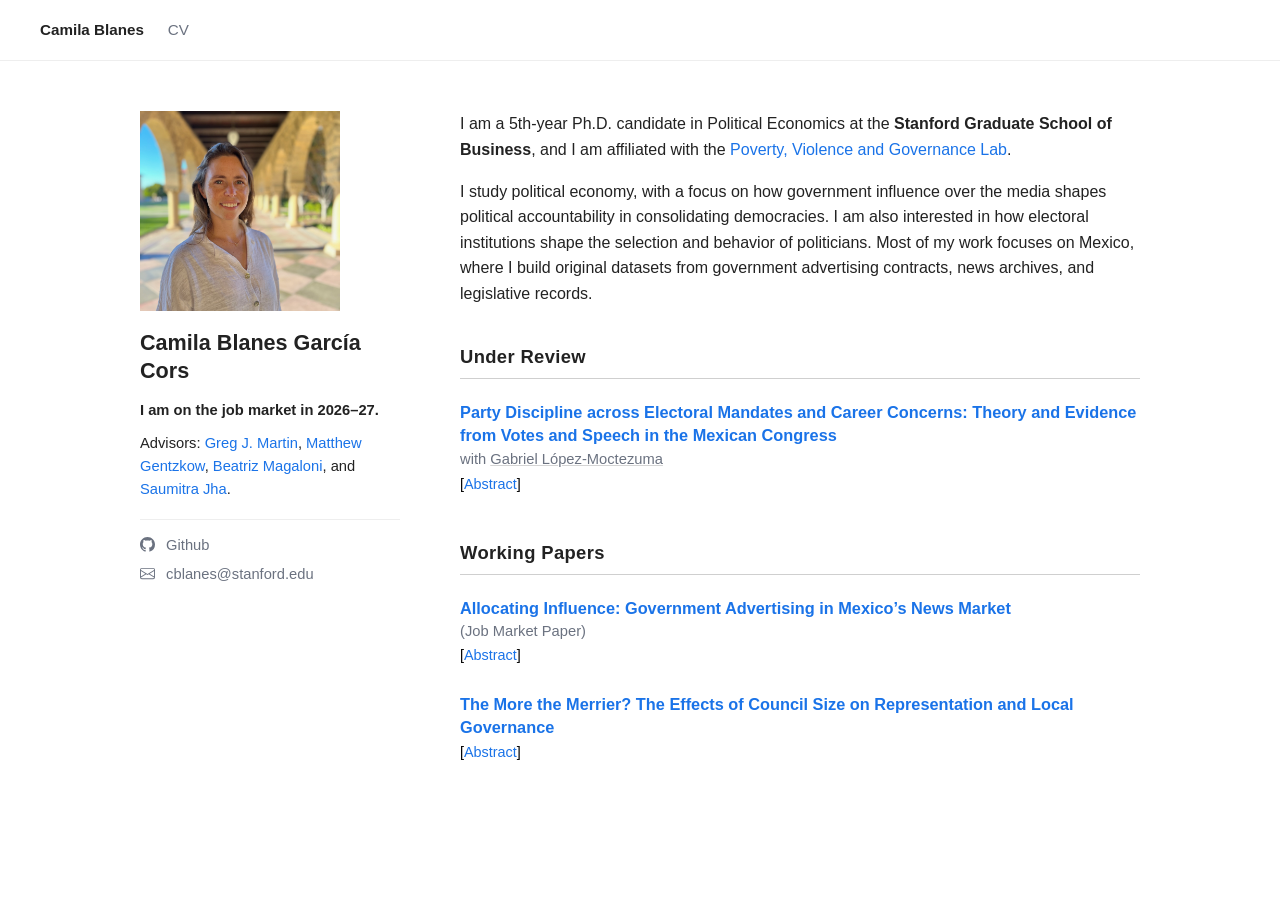
<file: index.html>
<!DOCTYPE html>
<html lang="en">
<head>
    <meta charset="UTF-8">
    <meta name="viewport" content="width=device-width, initial-scale=1.0">
    <title>Camila Blanes | Ph.D. Candidate in Political Economics, Stanford GSB</title>

    <!-- What Google shows under your name in search results -->
    <meta name="description" content="Camila Blanes is a Ph.D. candidate in Political Economics at the Stanford Graduate School of Business, on the job market in 2026-27. Her research examines media capture and political accountability in Mexico.">
    <meta name="author" content="Camila Blanes García Cors">
    <link rel="canonical" href="https://cblanes.github.io/">

    <!-- Preview card when the link is shared in email, Slack, Twitter, etc. -->
    <meta property="og:type" content="profile">
    <meta property="og:title" content="Camila Blanes | Ph.D. Candidate in Political Economics, Stanford GSB">
    <meta property="og:description" content="Ph.D. candidate in Political Economics at Stanford GSB, on the job market in 2026-27. Research on media capture and political accountability.">
    <meta property="og:url" content="https://cblanes.github.io/">
    <meta property="og:image" content="https://cblanes.github.io/picture_1.JPG">
    <meta name="twitter:card" content="summary">

    <!-- Tells Google this page is about a person, so it can build a knowledge panel -->
    <script type="application/ld+json">
    {
      "@context": "https://schema.org",
      "@type": "Person",
      "name": "Camila Blanes García Cors",
      "alternateName": "Camila Blanes",
      "url": "https://cblanes.github.io/",
      "image": "https://cblanes.github.io/picture_1.JPG",
      "email": "mailto:cblanes@stanford.edu",
      "jobTitle": "Ph.D. Candidate in Political Economics",
      "affiliation": {
        "@type": "CollegeOrUniversity",
        "name": "Stanford Graduate School of Business"
      },
      "knowsAbout": ["Political Economy", "Economics of Media", "Media Capture", "Political Accountability"],
      "sameAs": ["https://github.com/cblanes"]
    }
    </script>

    <style>
        :root {
            --accent: #1a73e8;   /* paper titles + links */
            --gray:   #6b7280;   /* (Job Market Paper), coauthors, contact */
            --text:   #222;
            --rule:   #cfcfcf;
        }

        * { box-sizing: border-box; }

        body {
            margin: 0;
            color: var(--text);
            background: #fff;
            font-family: -apple-system, BlinkMacSystemFont, "Segoe UI", "Helvetica Neue", Arial, sans-serif;
            font-size: 16px;
            line-height: 1.6;
            -webkit-font-smoothing: antialiased;
        }

        a { color: var(--accent); text-decoration: none; }
        a:hover { text-decoration: underline; }

        /* ---------- Navigation ---------- */
        nav {
            display: flex;
            gap: 24px;
            align-items: center;
            padding: 18px 40px;
            border-bottom: 1px solid #eee;
            font-size: 0.95rem;
        }
        nav a { color: var(--gray); }
        nav a:first-child { font-weight: 600; color: var(--text); }

        /* ---------- Layout ---------- */
        main {
            display: flex;
            align-items: flex-start;
            gap: 60px;
            max-width: 1080px;
            margin: 0 auto;
            padding: 50px 40px 80px;
        }

        .sidebar {
            flex: 0 0 260px;
            position: sticky;
            top: 40px;
        }

        /* Photo is cut (not zoomed): the frame crops the tall 3:4 original to a
           square, and margin-top chooses which vertical slice shows. The image
           stays at natural scale — width: 100% — so the face is never enlarged.
           Tweaks: max-width = displayed size; aspect-ratio = how square the crop
           is; margin-top = slide the photo up (more negative) or down. */
        .photo-frame {
            width: 100%;
            max-width: 200px;
            aspect-ratio: 1 / 1;
            overflow: hidden;
            margin-bottom: 18px;
        }
        .photo-frame img {
            display: block;
            width: 100%;
            margin-top: -16%;
        }

        .sidebar h1 {
            font-size: 1.35rem;
            line-height: 1.3;
            font-weight: 600;
            margin: 0 0 14px;
        }

        .sidebar p {
            font-size: 0.92rem;
            line-height: 1.55;
            margin: 0 0 10px;
        }

        .contact-info {
            margin-top: 18px;
            padding-top: 14px;
            border-top: 1px solid #eee;
        }
        .contact-info p { color: var(--gray); margin: 0 0 6px; }
        .contact-info a { color: var(--gray); }
        .contact-info svg {
            width: 15px; height: 15px;
            vertical-align: -2px;
            margin-right: 7px;
        }

        .main-content { flex: 1 1 auto; min-width: 0; }
        .main-content > .intro { margin-top: 0; }

        /* ---------- Section heading + gray rule ---------- */
        .section-title {
            font-size: 1.15rem;
            font-weight: 600;
            letter-spacing: 0.02em;
            margin: 42px 0 6px;
        }
        .section-title:first-of-type { margin-top: 36px; }

        hr.rule {
            border: 0;
            height: 1px;
            background-color: var(--rule);
            margin: 0 0 22px;
        }

        /* ---------- Papers ---------- */
        .paper { margin-bottom: 26px; }

        .paper-title {
            margin: 0;
            font-size: 1.02rem;
            font-weight: 600;
            line-height: 1.4;
            color: var(--accent);
        }

        .jmp {
            color: var(--gray);
            font-weight: 400;
            font-size: 0.92rem;      /* matches the coauthor line */
            white-space: nowrap;
        }

        .paper-authors {
            margin: 1px 0 0;
            font-size: 0.92rem;
            color: var(--gray);
        }
        .paper-authors a { color: inherit; text-decoration: underline; text-decoration-color: #d5d5d5; }
        .paper-authors a:hover { color: var(--accent); }

        /* tight against the title */
        .paper-links {
            margin: 2px 0 0;
            font-size: 0.9rem;
            color: #000;              /* the [ ] brackets */
        }
        .paper-links .lnk { margin-right: 8px; }
        .paper-links .toggle { cursor: pointer; user-select: none; }

        .abstract {
            display: none;
            margin: 8px 0 0 18px;
            padding-right: 6px;
            font-size: 0.9rem;
            line-height: 1.45;
            text-align: justify;
            color: #333;
        }
        .abstract.open { display: block; }
        .abstract p { margin: 0; }

        /* ---------- Mobile ---------- */
        @media (max-width: 800px) {
            nav { padding: 16px 24px; }
            main {
                flex-direction: column;
                gap: 32px;
                padding: 32px 24px 60px;
            }
            .sidebar { position: static; flex: 1 1 auto; width: 100%; }
            .photo-frame { max-width: 170px; }
        }
    </style>
</head>
<body>

    <!-- Navigation -->
    <nav>
        <a href="index.html">Camila Blanes</a>
        <a href="Blanes_CV.pdf">CV</a>
    </nav>

    <main>
        <!-- Left sidebar -->
        <aside class="sidebar">
            <div class="photo-frame">
                <img src="picture_1.JPG" alt="Camila Blanes">
            </div>
            <h1>Camila Blanes García Cors</h1>

            <p><strong>I am on the job market in 2026&ndash;27.</strong></p>

            <p>Advisors: <a href="https://web.stanford.edu/~gjmartin/">Greg J. Martin</a>, <a href="https://matthewgentzkow.com">Matthew Gentzkow</a>, <a href="https://bmagaloni.com">Beatriz Magaloni</a>, and <a href="https://sites.google.com/stanford.edu/saumitra-jha/home">Saumitra Jha</a>.</p>

            <div class="contact-info">
                <p>
                    <svg viewBox="0 0 16 16" fill="currentColor" aria-hidden="true">
                        <path d="M8 0C3.58 0 0 3.58 0 8c0 3.54 2.29 6.53 5.47 7.59.4.07.55-.17.55-.38 0-.19-.01-.82-.01-1.49-2.01.37-2.53-.49-2.69-.94-.09-.23-.48-.94-.82-1.13-.28-.15-.68-.52-.01-.53.63-.01 1.08.58 1.23.82.72 1.21 1.87.87 2.33.66.07-.52.28-.87.51-1.07-1.78-.2-3.64-.89-3.64-3.95 0-.87.31-1.59.82-2.15-.08-.2-.36-1.02.08-2.12 0 0 .67-.21 2.2.82.64-.18 1.32-.27 2-.27.68 0 1.36.09 2 .27 1.53-1.04 2.2-.82 2.2-.82.44 1.1.16 1.92.08 2.12.51.56.82 1.27.82 2.15 0 3.07-1.87 3.75-3.65 3.95.29.25.54.73.54 1.48 0 1.07-.01 1.93-.01 2.2 0 .21.15.46.55.38A8.013 8.013 0 0016 8c0-4.42-3.58-8-8-8z"/>
                    </svg>
                    <a href="https://github.com/cblanes">Github</a>
                </p>
                <p>
                    <svg viewBox="0 0 16 16" fill="currentColor" aria-hidden="true">
                        <path d="M0 4a2 2 0 0 1 2-2h12a2 2 0 0 1 2 2v8a2 2 0 0 1-2 2H2a2 2 0 0 1-2-2V4Zm2-1a1 1 0 0 0-1 1v.217l7 4.2 7-4.2V4a1 1 0 0 0-1-1H2Zm13 2.383-4.708 2.825L15 11.105V5.383Zm-.034 6.876-5.64-3.471L8 9.583l-1.326-.795-5.64 3.47A1 1 0 0 0 2 13h12a1 1 0 0 0 .966-.741ZM1 11.105l4.708-2.897L1 5.383v5.722Z"/>
                    </svg>
                    <a href="mailto:cblanes@stanford.edu">cblanes@stanford.edu</a>
                </p>
            </div>
        </aside>

        <!-- Main content -->
        <section class="main-content">

            <p class="intro">
                I am a 5th-year Ph.D. candidate in Political Economics at the
                <strong>Stanford Graduate School of Business</strong>, and I am affiliated with the
                <a href="https://povgov.com" target="_blank" rel="noopener">Poverty, Violence and Governance Lab</a>.
            </p>
            <p>
                I study political economy, with a focus on how government influence over the media
                shapes political accountability in consolidating democracies. I am also interested in
                how electoral institutions shape the selection and behavior of politicians. Most of my
                work focuses on Mexico, where I build original datasets from government advertising
                contracts, news archives, and legislative records.
            </p>

            <h2 class="section-title">Under Review</h2>
            <hr class="rule">

            <!-- ============ Party Discipline ============ -->
            <article class="paper">
                <p class="paper-title">
                    <a href="Blanes-GLM_PartyDiscipline.pdf" target="_blank" rel="noopener">Party Discipline across Electoral Mandates and Career Concerns: Theory and Evidence
                    from Votes and Speech in the Mexican Congress</a>
                </p>
                <p class="paper-authors">
                    with <a href="http://www.glmoctezuma.com" target="_blank" rel="noopener">Gabriel L&oacute;pez-Moctezuma</a>
                </p>
                <p class="paper-links">
                    <span class="lnk">[<a class="toggle" href="#" onclick="toggleAbstract('abs-party-discipline'); return false;">Abstract</a>]</span>
                </p>
                <div class="abstract" id="abs-party-discipline">
                    <p>
                        We study how party discipline varies with electoral mandates and career concerns. In our
                        model, partisan benefits induce discipline insofar as leaders rally enough support among
                        their legislators to make their promises credible. Absent reelection, constituency concerns
                        offset the leader&rsquo;s promises, leaving district legislators less disciplined than their
                        list copartisans. Reelection makes these benefits electorally valuable, directly improving
                        district legislators&rsquo; local valence and list legislators&rsquo; renomination prospects,
                        and indirectly strengthening the leader&rsquo;s credibility in both tracks. We test the
                        empirical implications of the model in Mexico&rsquo;s mixed-member Congress around the reform
                        introducing consecutive reelection. We measure disagreement with party leaders in votes and
                        speech across seven Congresses (2006&ndash;2024): disagreement falls in both tracks after the
                        reform, most among district incumbents. Leaders, in turn, redirect partisan benefits toward
                        district incumbents ex ante and reward the disciplined while punishing dissenters ex post.
                        Accountability reforms that leave ballot access, list placement, and campaign finance in
                        party hands can strengthen the organization they were meant to check.
                    </p>
                </div>
            </article>

            <h2 class="section-title">Working Papers</h2>
            <hr class="rule">

            <!-- ============ Job Market Paper ============ -->
            <article class="paper">
                <p class="paper-title">
                    <a href="Blanes_JMP_GovernmentAdvertising.pdf" target="_blank" rel="noopener">Allocating Influence: Government Advertising in Mexico&rsquo;s News Market</a>
                    <span class="jmp">(Job Market Paper)</span>
                </p>
                <p class="paper-links">
                    <span class="lnk">[<a class="toggle" href="#" onclick="toggleAbstract('abs-gov-ads'); return false;">Abstract</a>]</span>
                </p>
                <div class="abstract" id="abs-gov-ads">
                    <p>
                        Governments, whether autocracies or democracies, seek to influence the media.
                        Autocracies use strategies such as propaganda and censorship, but these tools are
                        limited in democracies. In this paper I show how governments can still influence the
                        media through political favoritism. By reallocating advertising toward aligned outlets,
                        a government enables them to invest in their newsrooms and raise their news production.
                        Combining the universe of federal advertising contracts in Mexico with the full text of
                        national print media, I use the 2018 transition from a right-wing to a left-wing
                        administration and estimate a difference-in-differences specification. Outlets that
                        share the incumbent&rsquo;s ideology become more likely to receive a contract. These
                        allocations reflect favoritism and not the audiences a government would need to reach,
                        whether the demographic a campaign names or the incumbent&rsquo;s own voters. Aligned
                        outlets then hire more journalists, publish more articles, cover more news events, and
                        report more facts in each. Their circulation also rises relative to misaligned outlets.
                        Favoritism toward competing firms therefore reallocates productive capacity across a
                        market instead of transferring rents within it, a mechanism of political control that
                        operates through market competition.
                    </p>
                </div>
            </article>

            <!-- ============ Council Size ============ -->
            <article class="paper">
                <p class="paper-title">
                    <a href="Blanes_CouncilSize.pdf" target="_blank" rel="noopener">The More the Merrier? The Effects of Council Size on Representation and Local Governance</a>
                </p>
                <p class="paper-links">
                    <span class="lnk">[<a class="toggle" href="#" onclick="toggleAbstract('abs-council-size'); return false;">Abstract</a>]</span>
                </p>
                <div class="abstract" id="abs-council-size">
                    <p>
                        Does broader political representation improve local governance? I use population thresholds
                        in Mexican state law that fix the size of a municipal council, comparing municipalities just
                        above a threshold with those just below, and link novel data on the characteristics of every
                        council member to the output that council produces in office. Crossing a threshold seats 12
                        percent more representatives, and they are negatively selected: councils gain more members
                        with a basic level of education and with no prior political experience, while parity rules
                        hold the share of women fixed. Governance does not improve. Larger councils approve about
                        half as many initiatives, a third fewer per member, across a narrower agenda, and their
                        alignment with the preferences of citizens decreases; spending is unchanged in level and
                        composition. I interpret this as negative selection at the margin of the party list: the
                        supply of candidates is smooth at the threshold, but lists are closed and ranked, and parties
                        concentrate their strongest candidates where the return to quality is highest.
                    </p>
                </div>
            </article>

        </section>
    </main>

    <script>
        // Toggle one abstract open/closed; opening one closes any other.
        function toggleAbstract(id) {
            var target = document.getElementById(id);
            var isOpen = target.classList.contains('open');

            var all = document.querySelectorAll('.abstract.open');
            for (var i = 0; i < all.length; i++) {
                all[i].classList.remove('open');
            }

            if (!isOpen) {
                target.classList.add('open');
            }
        }
    </script>

</body>
</html>
</file>
